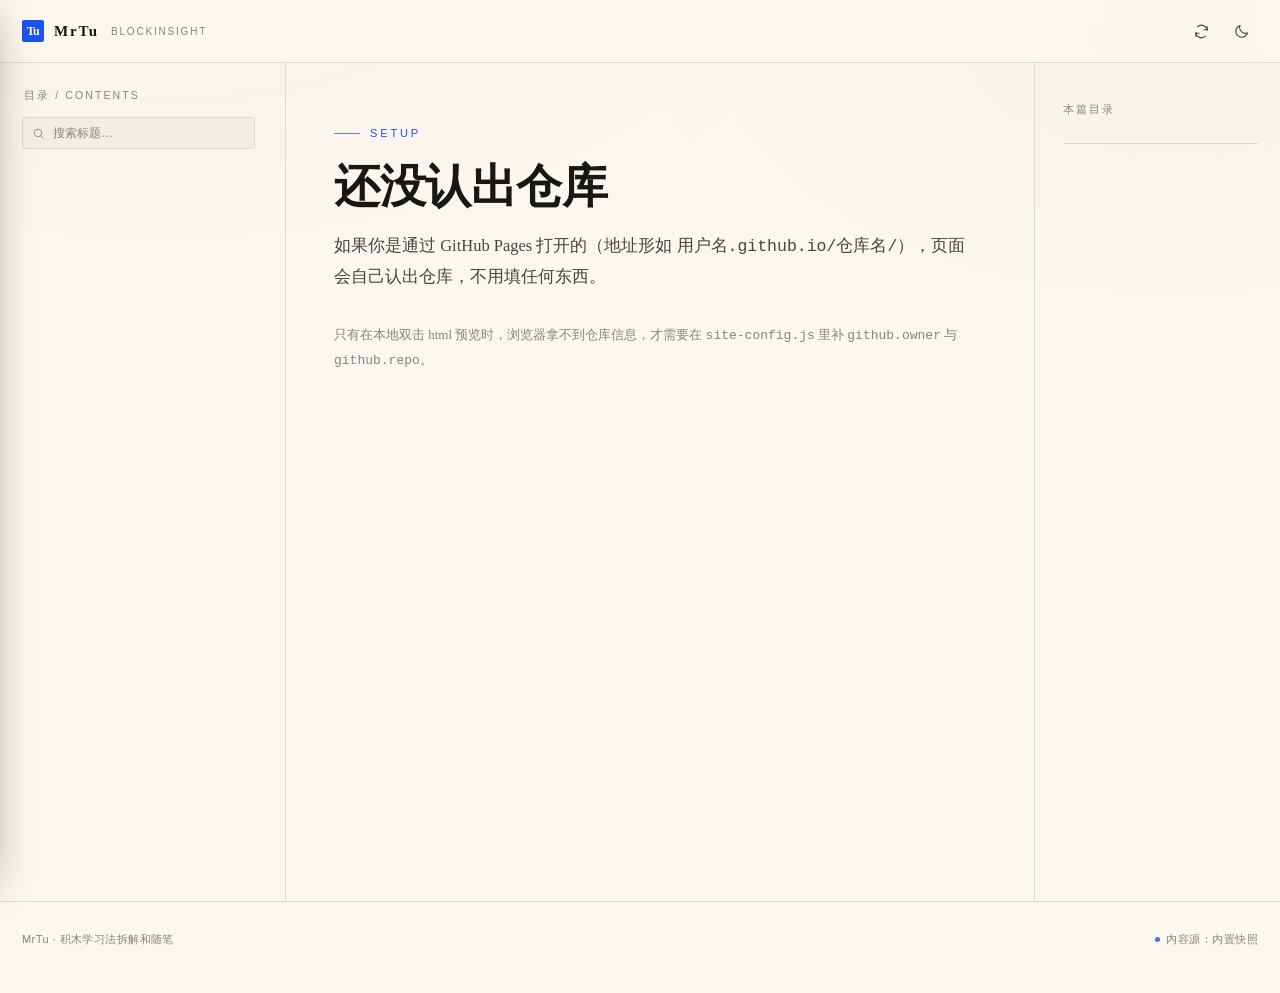
<file: MDReader.html>
<!DOCTYPE html>
<html lang="zh-CN" data-theme="light">
<head>
<meta charset="UTF-8">
<meta name="viewport" content="width=device-width, initial-scale=1, viewport-fit=cover">
<meta name="theme-color" content="#faf7f0">
<title>墨读 · MDReader</title>
<link rel="stylesheet" href="https://miaoda.feishu.cn/fonts/css2?family=Noto+Serif+SC:wght@400;600;700;900&family=Noto+Sans+SC:wght@400;500;700&display=swap">
<style>
/* ============ 基础变量 ============ */
:root{
  --paper:#faf7f0; --paper-2:#f3eee3; --paper-3:#eae3d4;
  --ink:#191714; --ink-soft:#4a443c; --muted:#8b8377; --line:#e2dacb;
  --red:#a6422e; --red-soft:#c4644e;
  --code-bg:#201c17; --code-fg:#ece3d3;
  --shadow:0 1px 2px rgba(25,23,20,.04), 0 8px 24px -12px rgba(25,23,20,.14);
  --rail:264px; --toc:224px; --pad:48px;
  --serif:"Noto Serif SC","Songti SC","SimSun",Georgia,"Times New Roman",serif;
  --sans:"Noto Sans SC","PingFang SC","Microsoft YaHei",-apple-system,BlinkMacSystemFont,"Segoe UI",sans-serif;
}
html[data-theme="dark"]{
  --paper:#12110e; --paper-2:#1a1814; --paper-3:#232019;
  --ink:#ece5d8; --ink-soft:#bdb4a4; --muted:#857c6d; --line:#2c2721;
  --red:#d8664c; --red-soft:#e0856f;
  --code-bg:#0b0a08; --code-fg:#dfd6c6;
  --shadow:0 1px 2px rgba(0,0,0,.3), 0 12px 32px -14px rgba(0,0,0,.55);
}
*{box-sizing:border-box}
html{-webkit-text-size-adjust:100%}
body{
  margin:0; background:var(--paper); color:var(--ink);
  font-family:var(--serif); -webkit-font-smoothing:antialiased;
  transition:background .35s ease, color .35s ease;
  overflow-x:hidden;
}
body::before{
  content:""; position:fixed; inset:0; z-index:0; pointer-events:none; opacity:.5;
  background-image:
    radial-gradient(1200px 600px at 12% -8%, rgba(166,66,46,.045), transparent 60%),
    radial-gradient(900px 500px at 92% 4%, rgba(25,23,20,.035), transparent 62%);
}
html[data-theme="dark"] body::before{opacity:.7}
a{color:inherit;text-decoration:none}
button{font-family:inherit;color:inherit;background:none;border:0;cursor:pointer}
img{max-width:100%}

/* ============ 顶栏 ============ */
.topbar{
  position:sticky; top:0; z-index:60;
  background:color-mix(in srgb, var(--paper) 84%, transparent);
  backdrop-filter:saturate(1.2) blur(14px); -webkit-backdrop-filter:saturate(1.2) blur(14px);
  border-bottom:1px solid var(--line);
}
.topbar-inner{
  max-width:1440px; margin:0 auto; height:62px; padding:0 22px;
  display:flex; align-items:center; gap:14px;
}
.brand{display:flex;align-items:center;gap:10px;flex:none}
.brand-mark{
  width:22px;height:22px;border-radius:2px;background:var(--red);
  display:grid;place-items:center;color:#fff;font-family:var(--serif);
  font-size:12px;font-weight:700;letter-spacing:-.5px;line-height:1;
}
.brand-name{font-family:var(--serif);font-weight:700;font-size:15px;letter-spacing:.12em}
.brand-sub{font-family:var(--sans);font-size:10px;color:var(--muted);letter-spacing:.18em;text-transform:uppercase;padding-left:2px}
.crumb{
  flex:1; min-width:0; display:flex; align-items:center; gap:8px;
  font-family:var(--sans); font-size:12px; color:var(--muted);
  overflow:hidden; white-space:nowrap; text-overflow:ellipsis;
}
.crumb b{color:var(--ink);font-weight:500}
.top-actions{display:flex;align-items:center;gap:6px;flex:none}
.icon-btn{
  width:34px;height:34px;display:grid;place-items:center;border-radius:3px;
  color:var(--ink-soft);transition:background .2s,color .2s;
}
.icon-btn:hover{background:var(--paper-2);color:var(--ink)}
.icon-btn svg{width:17px;height:17px}
.menu-btn{display:none}
.progress{position:absolute;left:0;bottom:-1px;height:2px;width:0;background:var(--red);transition:width .1s linear;z-index:2}

/* ============ 布局 ============ */
.layout{
  position:relative; z-index:1;
  max-width:1440px; margin:0 auto; padding:0 22px;
  display:grid; grid-template-columns:var(--rail) minmax(0,1fr) var(--toc);
  gap:0; align-items:start;
}
.rail{
  position:sticky; top:62px; height:calc(100vh - 62px); overflow:hidden;
  display:flex; flex-direction:column; padding:26px 20px 40px 0;
  border-right:1px solid var(--line);
}
.rail-scroll{overflow-y:auto; overscroll-behavior:contain; padding-right:10px; scrollbar-width:thin}
.rail-title{
  font-family:var(--sans);font-size:10.5px;letter-spacing:.2em;color:var(--muted);
  text-transform:uppercase;margin:0 0 14px 2px;
}
.rail-search{
  display:flex;align-items:center;gap:6px;margin:0 0 18px;
  border:1px solid var(--line);border-radius:3px;padding:7px 9px;background:var(--paper-2);
}
.rail-search svg{width:13px;height:13px;color:var(--muted);flex:none}
.rail-search input{
  border:0;background:none;outline:none;width:100%;font-family:var(--sans);
  font-size:12px;color:var(--ink);min-width:0;
}
.rail-search input::placeholder{color:var(--muted)}
.tree-group{margin-bottom:6px}
.tree-head{
  display:flex;align-items:center;gap:6px;width:100%;padding:7px 6px;
  font-family:var(--sans);font-size:12.5px;font-weight:500;color:var(--ink-soft);
  border-radius:3px;text-align:left;
}
.tree-head:hover{background:var(--paper-2);color:var(--ink)}
.tree-head .caret{width:9px;height:9px;flex:none;color:var(--muted);transition:transform .22s}
.tree-group[data-open="false"] .caret{transform:rotate(-90deg)}
.tree-head .count{margin-left:auto;font-size:10.5px;color:var(--muted);font-variant-numeric:tabular-nums}
.tree-items{overflow:hidden;transition:height .25s ease}
.tree-group[data-open="false"] .tree-items{height:0!important}
.tree-link{
  display:block;padding:6px 10px 6px 22px;font-family:var(--serif);
  font-size:13px;line-height:1.5;color:var(--ink-soft);border-left:2px solid transparent;
  transition:color .15s,border-color .15s,background .15s;
}
.tree-link:hover{color:var(--ink);background:var(--paper-2)}
.tree-link.active{color:var(--ink);font-weight:600;border-left-color:var(--red);background:color-mix(in srgb,var(--paper-2) 60%,transparent)}
.tree-link .dot{display:none}

/* ============ 内容列 ============ */
.content{min-width:0;padding:0 var(--pad)}
.home{padding:64px 0 40px;max-width:980px}

/* 首页 hero */
.hero{max-width:820px}
.eyebrow{
  font-family:var(--sans);font-size:11px;letter-spacing:.26em;color:var(--red);
  text-transform:uppercase;display:flex;align-items:center;gap:10px;margin-bottom:22px;
}
.eyebrow::before{content:"";width:26px;height:1px;background:var(--red);opacity:.7}
.hero h1{
  font-family:var(--serif);font-weight:700;margin:0 0 18px;
  font-size:clamp(35px,4.2vw,46px);line-height:1.12;letter-spacing:-.01em;
}
.hero h1 em{font-style:normal;color:var(--red)}
.hero p{
  font-size:16.5px;line-height:1.85;color:var(--ink-soft);margin:0 0 30px;max-width:640px;
}
.hero-meta{
  display:flex;flex-wrap:wrap;gap:26px;padding:18px 0;border-top:1px solid var(--line);
  border-bottom:1px solid var(--line);margin-bottom:52px;
}
.stat{display:flex;flex-direction:column;gap:3px}
.stat b{font-family:var(--serif);font-size:24px;font-weight:600;font-variant-numeric:tabular-nums;line-height:1}
.stat span{font-family:var(--sans);font-size:10.5px;letter-spacing:.16em;color:var(--muted);text-transform:uppercase}
.stat-note{margin-left:auto;align-self:center;font-family:var(--sans);font-size:11.5px;color:var(--muted)}

/* 最新大卡 */
.feature{
  display:grid;grid-template-columns:1.15fr .85fr;gap:0;margin-bottom:58px;
  border:1px solid var(--line);background:var(--paper-2);border-radius:4px;
  overflow:hidden;transition:border-color .25s,transform .25s,box-shadow .25s;
}
.feature:hover{border-color:var(--red);transform:translateY(-2px);box-shadow:var(--shadow)}
.feature-text{padding:34px 36px;display:flex;flex-direction:column;justify-content:center}
.feature .kicker{font-family:var(--sans);font-size:11px;letter-spacing:.2em;color:var(--red);text-transform:uppercase;margin-bottom:14px}
.feature h2{font-family:var(--serif);font-weight:700;font-size:clamp(24px,2.6vw,34px);line-height:1.25;margin:0 0 12px}
.feature p{font-size:14.5px;line-height:1.8;color:var(--ink-soft);margin:0 0 20px}
.feature-meta{font-family:var(--sans);font-size:11.5px;color:var(--muted);letter-spacing:.04em}
.feature-img{position:relative;min-height:220px;background:var(--paper-3)}
.feature-img img{position:absolute;inset:0;width:100%;height:100%;object-fit:cover;filter:saturate(.95)}

/* 分组列表 */
.section{display:flex;align-items:center;gap:14px;margin:0 0 6px}
.section h3{
  font-family:var(--sans);font-size:12px;font-weight:700;letter-spacing:.2em;
  text-transform:uppercase;margin:0;color:var(--ink);
}
.section .rule{flex:1;height:1px;background:var(--line)}
.section .num{font-family:var(--sans);font-size:11px;color:var(--muted)}
.group{margin-bottom:46px}
.cards{display:flex;flex-direction:column}
.card{
  display:grid;grid-template-columns:1fr 118px;gap:22px;align-items:center;
  padding:22px 4px;border-bottom:1px solid var(--line);
  transition:background .2s,padding .2s;
}
.card:hover{background:color-mix(in srgb,var(--paper-2) 55%,transparent)}
.card:hover .card-title{color:var(--red)}
.card-main{min-width:0}
.card-date{font-family:var(--sans);font-size:10.5px;letter-spacing:.16em;color:var(--muted);margin-bottom:8px;display:flex;gap:10px;align-items:center}
.card-date .tagline{color:var(--red);letter-spacing:.06em}
.card-title{
  font-family:var(--serif);font-size:21px;font-weight:600;line-height:1.35;
  margin:0 0 7px;transition:color .2s;
}
.card-desc{font-size:13.5px;line-height:1.75;color:var(--muted);margin:0;display:-webkit-box;-webkit-line-clamp:2;-webkit-box-orient:vertical;overflow:hidden}
.card-thumb{width:118px;height:80px;border-radius:2px;overflow:hidden;background:var(--paper-3)}
.card-thumb img{width:100%;height:100%;object-fit:cover;display:block;filter:saturate(.95)}

/* ============ 文章页 ============ */
.doc{padding:52px 0 60px;max-width:720px;margin:0 auto}
.doc-head{margin-bottom:34px}
.doc-kicker{
  display:flex;flex-wrap:wrap;align-items:center;gap:10px;
  font-family:var(--sans);font-size:11px;letter-spacing:.14em;color:var(--muted);margin-bottom:18px;
}
.doc-kicker .cat{color:var(--red);letter-spacing:.2em;text-transform:uppercase;font-weight:500}
.doc-kicker .sep{width:14px;height:1px;background:var(--line)}
.doc h1.title{
  font-family:var(--serif);font-weight:700;margin:0 0 14px;
  font-size:clamp(28px,3.8vw,38px);line-height:1.22;letter-spacing:-.005em;
}
.doc .subtitle{
  font-family:var(--serif);font-size:17px;line-height:1.7;color:var(--muted);
  margin:0 0 22px;font-style:italic;
}
.doc-tags{display:flex;flex-wrap:wrap;gap:8px;margin-top:4px}
.tag{
  font-family:var(--sans);font-size:11px;letter-spacing:.04em;color:var(--ink-soft);
  border:1px solid var(--line);border-radius:2px;padding:3px 8px;background:var(--paper-2);
}
.doc-cover{
  margin:34px calc(var(--pad) * -0.5) 40px; position:relative;
}
.doc-cover img{width:100%;display:block;border-radius:3px;box-shadow:var(--shadow)}
.doc-cover figcaption{font-family:var(--sans);font-size:11.5px;color:var(--muted);margin-top:10px;text-align:center;letter-spacing:.04em}

/* 正文排版 */
.prose{font-size:17px;line-height:1.95;color:var(--ink)}
html[data-theme="dark"] .prose{color:#ddd5c6}
.prose > * + *{margin-top:1.15em}
.prose p{margin:0}
.prose p:first-child::first-letter{}
.prose h2{
  font-family:var(--serif);font-weight:700;font-size:25px;line-height:1.4;
  margin:2.2em 0 .9em;letter-spacing:0;scroll-margin-top:88px;position:relative;
}
.prose h2::before{
  content:"";position:absolute;left:-18px;top:.28em;width:3px;height:.86em;background:var(--red);opacity:.85;
}
.prose h3{
  font-family:var(--serif);font-weight:600;font-size:19.5px;margin:1.7em 0 .7em;
  scroll-margin-top:88px;
}
.prose h4{font-family:var(--sans);font-weight:700;font-size:15px;letter-spacing:.04em;margin:1.4em 0 .5em}
.prose h2 .h-anchor,.prose h3 .h-anchor{opacity:0;color:var(--muted);font-size:.6em;margin-left:.4em;text-decoration:none;transition:opacity .2s}
.prose h2:hover .h-anchor,.prose h3:hover .h-anchor{opacity:1}
.prose ul,.prose ol{padding-left:1.35em;margin:0}
.prose li{margin:.45em 0}
.prose li::marker{color:var(--red);font-size:.9em}
.prose strong{font-weight:700}
.prose em{font-style:italic}
.prose a{color:var(--ink);border-bottom:1px solid color-mix(in srgb,var(--red) 45%,transparent);padding-bottom:1px;transition:color .2s,border-color .2s}
.prose a:hover{color:var(--red);border-color:var(--red)}
.prose blockquote{
  margin:1.6em 0;padding:4px 0 4px 22px;border-left:2px solid var(--red);
  font-style:italic;color:var(--ink-soft);font-size:16.5px;line-height:1.9;
}
.prose blockquote p{margin:0}
.prose blockquote em{font-style:normal}
.prose hr{border:0;height:1px;background:var(--line);margin:2.6em 0}

/* 代码 */
.prose .code-block{
  margin:1.7em 0;border-radius:3px;overflow:hidden;background:var(--code-bg);
  box-shadow:0 1px 0 rgba(255,255,255,.03) inset;
}
.code-head{
  display:flex;align-items:center;gap:9px;padding:9px 14px;
  border-bottom:1px solid rgba(255,255,255,.07);
}
.code-head .dot{width:6px;height:6px;border-radius:50%;background:var(--red-soft);opacity:.9;flex:none}
.code-head .lang{font-family:var(--sans);font-size:10.5px;letter-spacing:.16em;text-transform:uppercase;color:#8d8474}
.copy-btn{
  margin-left:auto;font-family:var(--sans);font-size:10.5px;letter-spacing:.1em;
  color:#8d8474;padding:3px 7px;border-radius:2px;transition:color .2s,background .2s;
}
.copy-btn:hover{color:#e9e0d0;background:rgba(255,255,255,.06)}
.prose pre{margin:0;padding:16px 18px;overflow-x:auto;line-height:1.7;-webkit-overflow-scrolling:touch}
.prose pre code{
  font-family:"SFMono-Regular",Consolas,"Liberation Mono",Menlo,monospace;
  font-size:13px;color:var(--code-fg);background:none;padding:0;white-space:pre;
}
.hljs-keyword,.hljs-built_in,.hljs-literal{color:#e0795f}
.hljs-string,.hljs-attr{color:#c8a465}
.hljs-comment{color:#6d6558;font-style:italic}
.hljs-number{color:#a8b06a}
.hljs-title,.hljs-function{color:#d8cbb2}
.hljs-variable,.hljs-params{color:#cdbfa5}
.hljs-type,.hljs-class{color:#c9a26a}

/* 表格 */
.prose .table-wrap{overflow-x:auto;margin:1.7em 0;-webkit-overflow-scrolling:touch}
.prose table{border-collapse:collapse;width:100%;font-size:14px;line-height:1.7;font-family:var(--sans)}
.prose thead th{
  text-align:left;font-weight:700;font-size:11.5px;letter-spacing:.08em;color:var(--muted);
  border-bottom:1px solid var(--ink);padding:9px 12px 9px 0;white-space:nowrap;
}
.prose tbody td{border-bottom:1px solid var(--line);padding:11px 12px 11px 0;color:var(--ink-soft);vertical-align:top}
.prose tbody tr:hover td{background:color-mix(in srgb,var(--paper-2) 70%,transparent)}
.prose tbody tr:last-child td{border-bottom:1px solid var(--ink)}

/* 图片 */
.prose img.md-img{
  display:block;margin:2em auto;border-radius:3px;box-shadow:var(--shadow);cursor:zoom-in;
  transition:transform .3s ease, box-shadow .3s ease;
}
.prose img.md-img:hover{transform:translateY(-2px);box-shadow:0 12px 34px -12px rgba(25,23,20,.28)}
.prose figure.diagram{
  margin:2.2em 0;padding:2px;border:1px solid var(--line);border-radius:3px;
  background:var(--paper-2);overflow:hidden;
}
.prose figure.diagram svg{display:block;width:100%;height:auto;padding:10px 8px;color:var(--ink)}
.prose figure.diagram figcaption{
  font-family:var(--sans);font-size:11.5px;color:var(--muted);text-align:center;
  padding:2px 12px 12px;letter-spacing:.04em;
}
.prose figure.img-fig{margin:2em 0}
.prose figure.img-fig figcaption{
  font-family:var(--sans);font-size:11.5px;color:var(--muted);text-align:center;
  margin-top:10px;letter-spacing:.04em;
}
.prose .img-fail{
  display:block;border:1px dashed var(--line);background:var(--paper-2);
  border-radius:3px;padding:28px 20px;text-align:center;margin:2em 0;
  font-family:var(--sans);font-size:12px;color:var(--muted);
}

/* 文末 */
.doc-foot{margin-top:64px;padding-top:30px;border-top:1px solid var(--line)}
.pager{display:grid;grid-template-columns:1fr 1fr;gap:14px}
.pager a{
  display:block;padding:18px 20px;border:1px solid var(--line);border-radius:3px;
  background:var(--paper-2);transition:border-color .2s,transform .2s;
}
.pager a:hover{border-color:var(--red);transform:translateY(-2px)}
.pager .lbl{font-family:var(--sans);font-size:10.5px;letter-spacing:.16em;color:var(--muted);text-transform:uppercase;display:block;margin-bottom:7px}
.pager .ttl{font-family:var(--serif);font-size:15px;line-height:1.5;font-weight:600}
.pager .next{text-align:right}
.pager .empty{opacity:.35;pointer-events:none}

/* ============ 右侧目录 ============ */
.toc{
  position:sticky;top:62px;height:calc(100vh - 62px);overflow-y:auto;
  padding:40px 0 40px 28px;border-left:1px solid var(--line);scrollbar-width:thin;
}
.toc-title{font-family:var(--sans);font-size:10.5px;letter-spacing:.2em;text-transform:uppercase;color:var(--muted);margin:0 0 14px}
.toc-list{list-style:none;margin:0;padding:0;border-left:1px solid var(--line)}
.toc-list li a{
  display:block;padding:5px 0 5px 14px;margin-left:-1px;border-left:2px solid transparent;
  font-family:var(--sans);font-size:12px;line-height:1.6;color:var(--muted);
  transition:color .18s,border-color .18s;
}
.toc-list li a:hover{color:var(--ink)}
.toc-list li a.active{color:var(--ink);border-left-color:var(--red);font-weight:500}
.toc-list li.depth-3 a{padding-left:26px;font-size:11.5px}
.toc-meta{margin-top:26px;padding-top:16px;border-top:1px solid var(--line);font-family:var(--sans);font-size:10.5px;color:var(--muted);line-height:1.9}
.toc-meta b{color:var(--ink-soft);font-weight:500}

/* ============ 页脚 ============ */
.foot{
  position:relative;z-index:1;max-width:1440px;margin:0 auto;padding:30px 22px 46px;
  border-top:1px solid var(--line);
  display:flex;flex-wrap:wrap;gap:12px;align-items:center;
  font-family:var(--sans);font-size:11px;color:var(--muted);letter-spacing:.04em;
}
.foot .spacer{flex:1}
.foot .mode{display:inline-flex;align-items:center;gap:6px}
.foot .mode i{width:5px;height:5px;border-radius:50%;background:var(--red);opacity:.8}

/* ============ 本地文件夹状态条 ============ */
.localbar{
  position:relative; z-index:59;
  background:var(--paper-2); border-bottom:1px solid var(--line);
  font-family:var(--sans); font-size:12px; color:var(--ink-soft);
  padding:9px 22px; display:flex; align-items:center; gap:10px;
  flex-wrap:wrap; letter-spacing:.02em;
}
.localbar i{width:6px;height:6px;border-radius:50%;background:var(--red);flex:none;opacity:.9}
.localbar .act{
  color:var(--red); border-bottom:1px solid color-mix(in srgb,var(--red) 40%,transparent);
  padding-bottom:1px; font-weight:500; cursor:pointer;
}
.localbar .act:hover{border-color:var(--red)}
.localbar[hidden]{display:none}
.folder-btn.on{color:var(--red)}
.folder-btn.on::after{
  content:""; position:absolute; width:5px; height:5px; border-radius:50%;
  background:var(--red); transform:translate(9px,-9px);
}
.folder-btn{position:relative}

/* ============ 首次授权引导 ============ */
.gate{
  position:fixed;inset:0;z-index:80;background:var(--paper);
  display:grid;place-items:center;padding:28px;text-align:center;
  transition:opacity .35s ease, visibility .35s;
}
.gate.off{opacity:0;visibility:hidden;pointer-events:none}
.gate-inner{max-width:560px}
.gate-mark{
  width:48px;height:48px;margin:0 auto 26px;border-radius:3px;background:var(--red);
  color:#fff;font-family:var(--serif);font-weight:700;font-size:21px;
  display:grid;place-items:center;letter-spacing:-1px;
}
.gate h2{
  font-family:var(--serif);font-weight:700;font-size:clamp(26px,4vw,38px);
  line-height:1.3;margin:0 0 16px;letter-spacing:-.01em;
}
.gate p{
  font-size:14.5px;line-height:1.95;color:var(--ink-soft);margin:0 auto 30px;max-width:460px;
}
.gate-btn{
  display:inline-flex;align-items:center;gap:10px;
  background:var(--ink);color:var(--paper);font-family:var(--sans);
  font-size:13.5px;letter-spacing:.06em;padding:13px 26px;border-radius:3px;
  transition:background .2s,transform .2s;
}
.gate-btn:hover{background:var(--red);transform:translateY(-1px)}
.gate-btn svg{width:16px;height:16px}
.gate-hint{
  display:block;margin-top:18px;font-family:var(--sans);font-size:11.5px;
  color:var(--muted);letter-spacing:.03em;line-height:1.8;
}
.gate-step{
  display:flex;gap:10px;justify-content:center;margin-top:34px;
  font-family:var(--sans);font-size:11px;color:var(--muted);letter-spacing:.08em;
}
.gate-step span{display:flex;align-items:center;gap:10px}
.gate-step b{color:var(--red);font-weight:500}
.gate-step .ln{width:18px;height:1px;background:var(--line)}

/* ============ 抽屉 & 遮罩 ============ */
.scrim{
  position:fixed;inset:0;z-index:70;background:rgba(15,13,11,.42);
  backdrop-filter:blur(2px);opacity:0;pointer-events:none;transition:opacity .28s;
}
.scrim.on{opacity:1;pointer-events:auto}
.drawer{
  position:fixed;top:0;left:0;bottom:0;width:min(84vw,320px);z-index:71;
  background:var(--paper);border-right:1px solid var(--line);
  transform:translateX(-101%);transition:transform .3s cubic-bezier(.22,.7,.32,1);
  display:flex;flex-direction:column;padding:18px 18px 30px;
  box-shadow:12px 0 40px -18px rgba(0,0,0,.35);
}
.drawer.on{transform:translateX(0)}
.drawer-head{display:flex;align-items:center;justify-content:space-between;margin-bottom:18px}
.drawer .rail-scroll{padding-right:4px}

/* lightbox */
.lightbox{
  position:fixed;inset:0;z-index:90;display:grid;place-items:center;padding:3vw;
  background:rgba(12,10,8,.88);opacity:0;pointer-events:none;transition:opacity .25s;
}
.lightbox.on{opacity:1;pointer-events:auto}
.lightbox img{max-width:100%;max-height:92vh;border-radius:3px;box-shadow:0 20px 70px rgba(0,0,0,.6)}
.lightbox-close{position:absolute;top:18px;right:20px;width:38px;height:38px;display:grid;place-items:center;color:#f0e8d8;border:1px solid rgba(255,255,255,.2);border-radius:3px}

/* toast */
.toast{
  position:fixed;left:50%;bottom:32px;transform:translate(-50%,12px);z-index:95;
  background:var(--ink);color:var(--paper);font-family:var(--sans);font-size:12px;
  padding:9px 16px;border-radius:3px;opacity:0;pointer-events:none;transition:.25s;
}
.toast.on{opacity:1;transform:translate(-50%,0)}

/* 加载骨架 */
.loading{padding:80px 0;color:var(--muted);font-family:var(--sans);font-size:12px;letter-spacing:.16em}

/* ============ 响应式 ============ */
@media (max-width:1260px){
  .layout{grid-template-columns:var(--rail) minmax(0,1fr)}
  .toc{display:none}
  .content{padding:0 42px}
}
@media (max-width:1080px){
  .layout{display:block;padding:0}
  .rail{display:none}
  .content{padding:0 32px}
  .home{padding:40px 0 30px}
  .menu-btn{display:grid}
  .crumb{display:none}
  .brand-name{padding-right:0}
  .doc{padding-top:34px}
  .doc-cover{margin-left:0;margin-right:0}
  .prose h2::before{left:-14px}
}
@media (max-width:720px){
  :root{--pad:20px}
  .topbar-inner{height:56px;padding:0 14px}
  .rail{top:0}
  .content{padding:0 20px}
  .hero{padding-top:8px}
  .hero h1{font-size:clamp(32px,9vw,44px)}
  .hero p{font-size:15.5px}
  .hero-meta{gap:20px;padding:16px 0;margin-bottom:38px}
  .stat b{font-size:20px}
  .stat-note{display:none}
  .feature{grid-template-columns:1fr;margin-bottom:44px}
  .feature-text{padding:26px 22px}
  .feature-img{min-height:0;aspect-ratio:16/10;order:-1}
  .feature:hover{transform:none}
  .card{grid-template-columns:1fr 84px;gap:14px;padding:18px 0}
  .card-thumb{width:84px;height:64px}
  .card-title{font-size:18px}
  .card-desc{-webkit-line-clamp:2;font-size:12.5px}
  .prose{font-size:16px;line-height:1.9}
  .prose h2{font-size:21px;margin-top:1.9em}
  .prose h3{font-size:17.5px}
  .prose pre code{font-size:12.5px}
  .prose .table-wrap{margin-left:-20px;margin-right:-20px;padding:0 20px}
  .prose blockquote{padding-left:16px;font-size:15.5px}
  .prose img.md-img, .prose figure.img-fig{border-radius:2px}
  .doc h1.title{font-size:clamp(26px,7.4vw,34px)}
  .doc .subtitle{font-size:15px}
  .doc-cover{margin:26px 0 32px}
  .pager{grid-template-columns:1fr}
  .pager .next{text-align:left}
  .prose h2::before{display:none}
  .toc-mobile{display:block}
}
@media (max-width:400px){
  .content{padding:0 16px}
  .brand-sub{display:none}
  .stat{gap:2px}
}

/* 移动端文章内的折叠目录 */
.toc-mobile{
  display:none;margin:0 0 28px;border:1px solid var(--line);border-radius:3px;background:var(--paper-2);
}
.toc-mobile summary{
  padding:11px 14px;font-family:var(--sans);font-size:11.5px;letter-spacing:.14em;
  color:var(--muted);text-transform:uppercase;cursor:pointer;list-style:none;
  display:flex;align-items:center;justify-content:space-between;
}
.toc-mobile summary::-webkit-details-marker{display:none}
.toc-mobile summary::after{content:"+";font-size:14px;color:var(--red)}
.toc-mobile[open] summary::after{content:"−"}
.toc-mobile .toc-list{border-left:0;padding:0 0 10px}
.toc-mobile .toc-list li a{padding-left:14px}

@media (prefers-reduced-motion:reduce){
  *{transition:none!important;animation:none!important}
}
</style>
<link rel="stylesheet" href="theme.css">
</head>
<body>

<div class="scrim" id="scrim"></div>

<div class="drawer" id="drawer">
  <div class="drawer-head">
    <div class="brand"><span class="brand-mark">墨</span><span class="brand-name">墨读</span></div>
    <button class="icon-btn" id="drawerClose" aria-label="关闭目录">
      <svg viewBox="0 0 24 24" fill="none" stroke="currentColor" stroke-width="1.6"><path d="M18 6L6 18M6 6l12 12"/></svg>
    </button>
  </div>
  <div class="rail-scroll" id="drawerTree"></div>
</div>

<header class="topbar">
  <div class="topbar-inner">
    <button class="icon-btn menu-btn" id="menuBtn" aria-label="打开目录">
      <svg viewBox="0 0 24 24" fill="none" stroke="currentColor" stroke-width="1.6"><path d="M3 6h18M3 12h18M3 18h18"/></svg>
    </button>
    <a class="brand" href="#/" id="brandHome">
      <span class="brand-mark">墨</span>
      <span class="brand-name">墨读</span>
      <span class="brand-sub">MDReader</span>
    </a>
    <div class="crumb" id="crumb"></div>
    <div class="top-actions">
      <button class="icon-btn" id="refreshBtn" aria-label="刷新内容" title="重新读取仓库">
        <svg viewBox="0 0 24 24" fill="none" stroke="currentColor" stroke-width="1.6"><path d="M20 11a8 8 0 0 0-13.9-5.2M4 13a8 8 0 0 0 13.9 5.2"/><path d="M20 4.5v5h-5M4 19.5v-5h5"/></svg>
      </button>
      <button class="icon-btn" id="themeBtn" aria-label="切换主题">
        <svg id="iconMoon" viewBox="0 0 24 24" fill="none" stroke="currentColor" stroke-width="1.5"><path d="M20.5 14.2a8.5 8.5 0 1 1-10.7-10.7 8.5 8.5 0 0 0 10.7 10.7z"/></svg>
        <svg id="iconSun" viewBox="0 0 24 24" fill="none" stroke="currentColor" stroke-width="1.5" style="display:none"><circle cx="12" cy="12" r="4.2"/><path d="M12 2.4v2M12 19.6v2M2.4 12h2M19.6 12h2M5.2 5.2l1.4 1.4M17.4 17.4l1.4 1.4M18.8 5.2l-1.4 1.4M6.6 17.4l-1.4 1.4"/></svg>
      </button>
    </div>
  </div>
  <div class="progress" id="progress"></div>
</header>

<div class="localbar" id="localBar" hidden></div>

<div class="layout">
  <aside class="rail">
    <div class="rail-scroll">
      <p class="rail-title">目录 / Contents</p>
      <div class="rail-search">
        <svg viewBox="0 0 24 24" fill="none" stroke="currentColor" stroke-width="1.6"><circle cx="11" cy="11" r="7"/><path d="M16.5 16.5L21 21"/></svg>
        <input id="railSearch" type="search" placeholder="搜索标题…" autocomplete="off">
      </div>
      <div id="railTree"></div>
    </div>
  </aside>

  <main class="content" id="content">
    <div class="loading">正在读取…</div>
  </main>

  <aside class="toc" id="toc">
    <p class="toc-title">本篇目录</p>
    <ul class="toc-list" id="tocList"></ul>
    <div class="toc-meta" id="tocMeta"></div>
  </aside>
</div>

<footer class="foot">
  <span id="footText">墨读 · 一个只读 md 的阅读器</span>
  <span class="spacer"></span>
  <span class="mode"><i></i><span id="modeLabel">内容源：内置快照</span></span>
</footer>

<div class="lightbox" id="lightbox">
  <button class="lightbox-close" id="lbClose" aria-label="关闭">
    <svg viewBox="0 0 24 24" fill="none" stroke="currentColor" stroke-width="1.6" width="18" height="18"><path d="M18 6L6 18M6 6l12 12"/></svg>
  </button>
  <img id="lbImg" alt="">
</div>
<div class="toast" id="toast"></div>

<input type="file" id="dirInput" webkitdirectory directory multiple style="display:none">



<script id="content-data" type="application/json">{"docs":[],"assets":{}}</script>
<script src="site-config.js"></script>
<script src="assets/marked.min.js"></script>
<script src="assets/purify.min.js"></script>
<script src="assets/highlight.min.js"></script>
<script>
/* =========================================================
   墨读 · 单文件 markdown 阅读器
   - 内容源优先 content/index.json（http 模式，实时）
   - 回退到内置快照（file:// 模式）
   - md 永不落盘为 html，渲染只在内存中进行
   ========================================================= */
(function(){
'use strict';

const MD = window.MD_SITE || {};
const SITE = {
  site: Object.assign({
    mark:'墨', name:'墨读', sub:'MDReader', title:'墨读 · MDReader',
    footer:'墨读 · 一个只读 md 的阅读器', themeColor:{ light:'#faf7f0', dark:'#12110e' }
  }, MD.site || {}),
  hero: Object.assign({
    eyebrow:'Field Notes & Essays',
    title:'把字写在纸上，<br>把读发生在<em>当下</em>。',
    desc:'这里没有预先生成的页面。每一篇都还是一个 <code>.md</code> 文件，只有你打开它的这一刻，它才被翻译成你能读的样子。'
  }, MD.hero || {}),
  github: Object.assign({ owner:'', repo:'', branch:'main', root:'content' }, MD.github || {}),
  ui: Object.assign({ latestLabel:'Latest', loadingText:'正在读取仓库…' }, MD.ui || {})
};

const $  = s => document.querySelector(s);
const EL = id => document.getElementById(id);

const state = {
  docs: [], route: {type:'home'}, current: null,
  loading: false, hSeq: 0, mode: 'inline', search: '',
  files: Object.create(null), assets: Object.create(null),
  handle: null, pendingHandle: null, dirName: ''
};

/* ---------- 内容源：GitHub 仓库 ---------- */
/* 页面部署在 GitHub Pages 上时，owner/repo 直接从地址推断，无需配置。
   本地双击打开（file://）才需要在 site-config.js 里填。 */
const GH = SITE.github;

function detectRepoFromLocation(){
  const host = location.hostname;
  const segs = location.pathname.split('/').filter(Boolean);
  if(/\.github\.io$/.test(host)){
    const owner = host.replace(/\.github\.io$/, '');
    const first = segs[0] || '';
    const repo = (!first || /\.html?$/i.test(first)) ? (owner + '.github.io') : first;
    return { owner: owner, repo: repo };
  }
  return null;
}

function resolveSource(){
  if(GH.owner && GH.repo) return { owner: GH.owner, repo: GH.repo, auto: false };
  const auto = detectRepoFromLocation();
  if(auto){
    GH.owner = auto.owner;
    GH.repo = auto.repo;
    return { owner: auto.owner, repo: auto.repo, auto: true };
  }
  return null;
}

function encodePath(p){ return String(p).split('/').map(encodeURIComponent).join('/'); }
function rawUrl(p){ return 'https://raw.githubusercontent.com/' + GH.owner + '/' + GH.repo + '/' + GH.branch + '/' + encodePath(p); }

/* ---------- 工具 ---------- */
const esc = s => String(s == null ? '' : s)
  .replace(/&/g,'&amp;').replace(/</g,'&lt;').replace(/>/g,'&gt;').replace(/"/g,'&quot;');

const encSeg = s => s.split('/').map(encodeURIComponent).join('/');

function slug(s){
  return String(s).toLowerCase().replace(/[\s]+/g,'-').replace(/[^\w\u4e00-\u9fa5-]/g,'').slice(0,40);
}

function parseFrontMatter(text){
  const meta = {};
  const m = text.match(/^\uFEFF?---\r?\n([\s\S]*?)\r?\n---\r?\n?/);
  if(!m) return { meta, body: text.replace(/^\uFEFF/,'') };
  m[1].split(/\r?\n/).forEach(line => {
    const i = line.indexOf(':'); if(i < 0 || line.trim().startsWith('#')) return;
    const k = line.slice(0, i).trim();
    let v = line.slice(i + 1).trim();
    if(/^\[.*\]$/.test(v)) v = v.slice(1,-1).split(',').map(s => s.trim()).filter(Boolean);
    if(/^["'].*["']$/.test(v)) v = v.slice(1,-1);
    meta[k] = v;
  });
  return { meta, body: text.slice(m[0].length) };
}

function countWords(text){
  const clean = text.replace(/```[\s\S]*?```/g,' ').replace(/<[^>]+>/g,' ');
  const cjk = (clean.match(/[\u4e00-\u9fa5]/g) || []).length;
  const latin = (clean.match(/[A-Za-z0-9]+/g) || []).length;
  return cjk + latin * 0.6;
}

function readTime(words){
  const n = Math.max(1, Math.round(words / 380));
  return n + ' 分钟';
}

function bytesOf(text){
  return new Blob([text]).size;
}

/* ---------- 文档模型 ---------- */
function normalizeDoc(d, idx){
  const path = d.path.replace(/\\/g,'/');
  const parts = path.split('/');
  const folder = parts.slice(0, -1);
  const cat = folder[0] || '未分类';
  return {
    id: idx,
    path,
    dir: folder.join('/'),
    cat,
    title: d.title || parts[parts.length-2] || '未命名',
    subtitle: d.subtitle || '',
    date: d.date || '',
    tags: Array.isArray(d.tags) ? d.tags : (d.tags ? String(d.tags).split(',') : []),
    summary: d.summary || '',
    cover: d.cover || '',
    words: d.words || 0,
    raw: d.raw || ''
  };
}

/* ---------- marked 配置 ---------- */
const renderer = {
  heading(token){
    const inner = this.parser.parseInline(token.tokens);
    if(token.depth === 1){
      return `<div class="h1-echo">${inner}</div>\n`;
    }
    if(token.depth === 2 || token.depth === 3){
      const id = 'sec-' + (++state.hSeq);
      return `<h${token.depth} id="${id}"><a class="h-anchor" href="javascript:void(0)" data-jump="${id}">§</a>${inner}</h${token.depth}>\n`;
    }
    return `<h${token.depth}>${inner}</h${token.depth}>\n`;
  },
  image(token){
    const href = token.href || '';
    if(!href) return '';
    const src = resolveImgSrc(href);
    const caption = token.title ? ` data-caption="${esc(token.title)}"` : '';
    return `<span class="img-slot"><img class="md-img" src="${esc(src)}" alt="${esc(token.text)}"${caption} loading="lazy" decoding="async"></span>`;
  },
  link(token){
    const inner = this.parser.parseInline(token.tokens);
    const href = token.href || '';
    const ext = /^https?:/i.test(href);
    const t = token.title ? ` title="${esc(token.title)}"` : '';
    return `<a href="${esc(href)}"${t}${ext ? ' target="_blank" rel="noopener noreferrer"' : ''}>${inner}</a>`;
  },
  code(token){
    const lang = (token.lang || '').trim().split(/\s+/)[0];
    let body = token.text;
    let cls = 'hljs';
    if(lang && window.hljs && hljs.getLanguage(lang)){
      try{ body = hljs.highlight(token.text, {language:lang}).value; cls = 'hljs language-' + lang; }
      catch(e){ body = esc(token.text); }
    } else {
      body = esc(token.text);
    }
    return `<div class="code-block"><div class="code-head"><span class="dot"></span><span class="lang">${esc(lang || 'text')}</span><button class="copy-btn" data-copy>复制</button></div><pre><code class="${cls}">${body}</code></pre></div>\n`;
  },
  table(token){
    const head = token.header.map(c =>
      `<th align="${c.align || 'left'}">${this.parser.parseInline(c.tokens)}</th>`).join('');
    const rows = token.rows.map((row, ri) =>
      `<tr>${row.map(c => `<td align="${c.align || 'left'}">${this.parser.parseInline(c.tokens)}</td>`).join('')}</tr>`
    ).join('');
    return `<div class="table-wrap"><table><thead><tr>${head}</tr></thead><tbody>${rows}</tbody></table></div>\n`;
  }
};
marked.use({ gfm: true, breaks: false, renderer });

/* ---------- 渲染 md ---------- */
/* ---------- 路径与素材 ---------- */
function normPath(p){
  const out = [];
  String(p).replace(/\\/g,'/').split('/').forEach(seg => {
    if(!seg || seg === '.') return;
    if(seg === '..'){ out.pop(); return; }
    out.push(seg);
  });
  return out.join('/');
}

function assetSrc(relPath){
  const key = normPath(relPath);
  if(/^(data:|blob:|https?:)/i.test(key)) return key;
  const a = state.assets && state.assets[key];
  if(a) return a;
  const f = state.files[key];
  if(f && f.url) return f.url;
  if(GH.owner && GH.repo) return rawUrl(GH.root + '/' + key);
  return 'content/' + encSeg(key);
}

function resolveImgSrc(href){
  if(/^(data:|https?:|\/\/|\/)/i.test(href)) return href;
  let decoded = href;
  try{ decoded = decodeURI(href); }catch(e){}
  const dir = state.current ? state.current.dir : '';
  const key = normPath((dir ? dir + '/' : '') + decoded);
  return assetSrc(key) || ('content/' + encSeg(key));
}

function renderMarkdown(raw){
  state.hSeq = 0;
  const { meta, body } = parseFrontMatter(raw);
  let html = marked.parse(body);
  html = window.DOMPurify
    ? DOMPurify.sanitize(html, {
        ADD_TAGS: ['figure','figcaption','svg','g','path','rect','circle','text','polygon','use','defs','line','tspan','ellipse'],
        ADD_ATTR: ['viewBox','role','aria-label','data-caption','data-jump','d','fill','stroke','stroke-width','stroke-dasharray','text-anchor','font-family','font-size','rx','x','y','width','height','transform','cx','cy','r','opacity','class','id','align'],
        ALLOW_DATA_ATTR: true
      })
    : html;
  return { meta, body, html };
}

/* ---------- 后处理：figure / 代码复制 / 图片 ---------- */
function postProcess(container){
  // 段落内孤立图片 → figure
  container.querySelectorAll('p').forEach(p => {
    const slots = p.querySelectorAll('.img-slot');
    const text = (p.textContent || '').trim();
    if(slots.length === 1 && text === '' && p.children.length === 1){
      const slot = slots[0];
      const img = slot.querySelector('img');
      const fig = document.createElement('figure');
      fig.className = 'img-fig';
      p.replaceWith(fig);
      fig.appendChild(img);
      if(img.dataset.caption){
        const cap = document.createElement('figcaption');
        cap.textContent = img.dataset.caption;
        fig.appendChild(cap);
      }
      slot.remove();
    } else {
      // 行内图：去掉包裹，保留 inline
      p.querySelectorAll('.img-slot').forEach(s => {
        const img = s.querySelector('img');
        img.classList.remove('md-img');
        img.style.margin = '0 .25em';
        s.replaceWith(img);
      });
    }
  });

  // 剩余 slot（如列表、引用内）
  container.querySelectorAll('.img-slot').forEach(s => {
    s.replaceWith(s.querySelector('img'));
  });

  // 图片加载失败
  container.querySelectorAll('img.md-img').forEach(img => {
    img.addEventListener('error', () => {
      const fail = document.createElement('div');
      fail.className = 'img-fail';
      fail.textContent = '图片未能加载 · ' + (img.getAttribute('src') || '');
      img.replaceWith(fail);
    }, { once:true });
    img.addEventListener('click', () => openLightbox(img.src));
  });
  container.querySelectorAll('figure.img-fig img').forEach(img => {
    img.addEventListener('click', () => openLightbox(img.src));
  });

  // 代码复制
  container.querySelectorAll('[data-copy]').forEach(btn => {
    btn.addEventListener('click', () => {
      const pre = btn.closest('.code-block');
      const code = pre ? pre.querySelector('code') : null;
      if(!code) return;
      const txt = code.textContent;
      const done = () => toast('已复制');
      if(navigator.clipboard && navigator.clipboard.writeText){
        navigator.clipboard.writeText(txt).then(done).catch(() => fallbackCopy(txt, done));
      } else fallbackCopy(txt, done);
    });
  });

  // 锚点跳转
  container.querySelectorAll('[data-jump]').forEach(a => {
    a.addEventListener('click', () => jumpTo(a.dataset.jump));
  });

  // 表格横向滚动提示（仅提示，不阻断）
  container.querySelectorAll('.table-wrap').forEach(w => {
    if(w.scrollWidth > w.clientWidth + 4) w.classList.add('scrollable');
  });
}

function fallbackCopy(txt, done){
  const ta = document.createElement('textarea');
  ta.value = txt; ta.style.position = 'fixed'; ta.style.opacity = '0';
  document.body.appendChild(ta); ta.select();
  try{ document.execCommand('copy'); done(); }catch(e){}
  ta.remove();
}

/* ---------- 页面级 UI ---------- */
function setCrumb(html){ EL('crumb').innerHTML = html; }

function showToast(msg){
  const t = EL('toast');
  t.textContent = msg; t.classList.add('on');
  clearTimeout(showToast._t);
  showToast._t = setTimeout(() => t.classList.remove('on'), 1500);
}

/* ---------- 目录树 ---------- */
function buildTree(){
  const cats = {};
  state.docs.forEach(d => {
    if(!cats[d.cat]) cats[d.cat] = [];
    cats[d.cat].push(d);
  });
  const order = Object.keys(cats).sort((a,b) => {
    const A = cats[a][0].date, B = cats[b][0].date;
    return String(B).localeCompare(String(A));
  });

  const html = order.map(cat => {
    const list = cats[cat].slice().sort((a,b) => String(b.date).localeCompare(String(a.date)));
    const items = list.map(d => {
      return `<a class="tree-link" href="#/a/${encodeURIComponent(d.path)}" data-path="${esc(d.path)}">${esc(d.title)}</a>`;
    }).join('');
    return `<div class="tree-group" data-open="true" data-cat="${esc(cat)}">
      <button class="tree-head" data-toggle>
        <svg class="caret" viewBox="0 0 24 24" fill="none" stroke="currentColor" stroke-width="2"><path d="M6 9l6 6 6-6"/></svg>
        <span>${esc(cat)}</span><span class="count">${list.length}</span>
      </button>
      <div class="tree-items">${items}</div>
    </div>`;
  }).join('');

  ['railTree','drawerTree'].forEach(id => {
    const box = EL(id);
    if(!box) return;
    box.innerHTML = `<div class="rail-search">
      <svg viewBox="0 0 24 24" fill="none" stroke="currentColor" stroke-width="1.6"><circle cx="11" cy="11" r="7"/><path d="M16.5 16.5L21 21"/></svg>
      <input type="search" placeholder="搜索标题…" autocomplete="off" data-search>
    </div>` + html;
  });

  document.querySelectorAll('[data-toggle]').forEach(btn => {
    btn.addEventListener('click', () => {
      const g = btn.closest('.tree-group');
      const open = g.dataset.open === 'true';
      g.dataset.open = open ? 'false' : 'true';
      const items = g.querySelector('.tree-items');
      if(open){ items.style.height = items.scrollHeight + 'px'; requestAnimationFrame(() => items.style.height = '0px'); }
      else { items.style.height = items.scrollHeight + 'px'; setTimeout(() => { if(g.dataset.open === 'true') items.style.height = 'auto'; }, 260); }
    });
  });

  document.querySelectorAll('[data-search]').forEach(inp => {
    inp.addEventListener('input', () => {
      const q = inp.value.trim().toLowerCase();
      document.querySelectorAll('[data-search]').forEach(o => { if(o !== inp) o.value = inp.value; });
      document.querySelectorAll('.tree-group').forEach(g => {
        let shown = 0;
        g.querySelectorAll('.tree-link').forEach(a => {
          const hit = !q || a.textContent.toLowerCase().includes(q);
          a.style.display = hit ? '' : 'none';
          if(hit) shown++;
        });
        g.style.display = shown ? '' : 'none';
        if(q && shown) g.dataset.open = 'true';
      });
    });
  });

  // 抽屉内目录点击后关闭
  EL('drawerTree').addEventListener('click', e => {
    if(e.target.closest('.tree-link')) closeDrawer();
  });

  markActive();
}

function markActive(){
  const cur = state.route.type === 'doc' ? state.route.path : null;
  document.querySelectorAll('.tree-link').forEach(a => {
    a.classList.toggle('active', a.dataset.path === cur);
  });
}

/* ---------- 首页 ---------- */
function renderHome(){
  setCrumb('<b>主页</b>');
  document.title = SITE.site.title;
  document.querySelectorAll('.tree-link').forEach(a => a.classList.remove('active'));
  EL('toc').style.visibility = 'hidden';
  updateProgress();

  const docs = state.docs.slice().sort((a,b) => String(b.date).localeCompare(String(a.date)));
  if(!docs.length){
    EL('content').innerHTML = '<div class="loading">content 目录里还没有文章。新建 <code>content/栏目/文章/index.md</code> 后刷新。</div>';
    return;
  }
  const totalWords = docs.reduce((s,d) => s + (d.words || 0), 0);
  const cats = [...new Set(docs.map(d => d.cat))];
  const latest = docs[0];

  const catBlocks = cats.map(cat => {
    const list = docs.filter(d => d.cat === cat);
    const cards = list.map(d => `
      <a class="card" href="#/a/${encodeURIComponent(d.path)}">
        <div class="card-main">
          <div class="card-date"><span>${esc(d.date)}</span><span class="tagline">${esc(cat)}</span><span>${d.words ? Math.round(d.words) + ' 字' : ''}</span></div>
          <h4 class="card-title">${esc(d.title)}</h4>
          <p class="card-desc">${esc(d.summary || d.subtitle || '')}</p>
        </div>
        ${d.cover ? `<div class="card-thumb"><img src="${esc(coverUrl(d))}" alt="" loading="lazy"></div>` : ''}
      </a>`).join('');
    return `<section class="group">
      <div class="section"><h3>${esc(cat)}</h3><span class="rule"></span><span class="num">${list.length}</span></div>
      <div class="cards">${cards}</div>
    </section>`;
  }).join('');

  const feature = latest ? `
    <a class="feature" href="#/a/${encodeURIComponent(latest.path)}">
      <div class="feature-text">
        <span class="kicker">${esc(SITE.ui.latestLabel)} · ${esc(latest.cat)}</span>
        <h2>${esc(latest.title)}</h2>
        <p>${esc(latest.summary || latest.subtitle || '')}</p>
        <span class="feature-meta">${esc(latest.date)} · ${readTime(latest.words)}</span>
      </div>
      ${latest.cover ? `<div class="feature-img"><img src="${esc(coverUrl(latest))}" alt=""></div>` : ''}
    </a>` : '';

  EL('content').innerHTML = `
    <div class="home">
      <div class="hero">
        <div class="eyebrow">${SITE.hero.eyebrow}</div>
        <h1>${SITE.hero.title}</h1>
        <p>${SITE.hero.desc}</p>
        <div class="hero-meta">
          <div class="stat"><b>${docs.length}</b><span>篇文章</span></div>
          <div class="stat"><b>${cats.length}</b><span>个栏目</span></div>
          <div class="stat"><b>${Math.round(totalWords / 1000 * 10) / 10}k</b><span>总字数</span></div>
          <div class="stat-note">内容源：${state.mode === 'folder' ? 'content/ 文件夹' : '未连接'}</div>
        </div>
      </div>
      ${feature}
      ${catBlocks}
    </div>`;
  window.scrollTo(0, 0);
}

function coverUrl(d){
  if(!d.cover) return '';
  return assetSrc((d.dir ? d.dir + '/' : '') + d.cover);
}

/* ---------- 文章页 ---------- */
async function renderDoc(path, push){
  const doc = state.docs.find(d => d.path === path);
  if(!doc){
    EL('content').innerHTML = `<div class="loading">找不到这篇文章：${esc(path)}<br><a href="#/" style="color:var(--red)">返回主页</a></div>`;
    return;
  }
  state.current = doc;
  state.route = { type:'doc', path };
  markActive();
  EL('content').innerHTML = '<div class="loading">正在展开原文…</div>';
  EL('toc').style.visibility = 'hidden';
  updateProgress();

  let raw = doc.raw;
  if(!raw && state.mode === 'live'){
    try{
      const res = await fetch('content/' + encSeg(doc.path), { cache:'no-store' });
      if(!res.ok) throw new Error('HTTP ' + res.status);
      raw = await res.text();
    }catch(e){
      EL('content').innerHTML = `<div class="loading">读取失败：${esc(doc.path)}<br>${esc(e.message)}</div>`;
      return;
    }
  }
  if(!raw){ EL('content').innerHTML = `<div class="loading">读不到这篇的正文：${esc(doc.path)}</div>`; return; }

  const { meta, html: bodyHtml } = renderMarkdown(raw);
  const words = countWords(raw);
  const cat = doc.cat;
  const tags = doc.tags;

  setCrumb(`<span>${esc(cat)}</span><span style="opacity:.5">/</span><b>${esc(doc.title)}</b>`);
  document.title = doc.title + ' · ' + SITE.site.name;

  const idx = state.docs.findIndex(d => d.path === path);
  const ordered = state.docs.slice().sort((a,b) => String(b.date).localeCompare(String(a.date)));
  const oi = ordered.findIndex(d => d.path === path);
  const prev = ordered[oi + 1];
  const next = ordered[oi - 1];

  EL('content').innerHTML = `
    <article class="doc">
      <header class="doc-head">
        <div class="doc-kicker">
          <span class="cat">${esc(cat)}</span>
          <span class="sep"></span>
          <span>${esc(doc.date)}</span>
          <span class="sep"></span>
          <span>${readTime(words)}</span>
          <span class="sep"></span>
          <span>${Math.round(words)} 字</span>
        </div>
        <h1 class="title">${esc(doc.title)}</h1>
        ${doc.subtitle ? `<p class="subtitle">${esc(doc.subtitle)}</p>` : ''}
        ${tags.length ? `<div class="doc-tags">${tags.map(t => `<span class="tag">${esc(t)}</span>`).join('')}</div>` : ''}
      </header>

      ${doc.cover ? `<figure class="doc-cover"><img src="${esc(coverUrl(doc))}" alt="${esc(doc.title)}" data-lightbox><figcaption>题图 · ${esc(doc.title)}</figcaption></figure>` : ''}

      <details class="toc-mobile"><summary>本篇目录</summary><ul class="toc-list" id="tocListMobile"></ul></details>

      <div class="prose" id="prose">${bodyHtml}</div>

      <footer class="doc-foot">
        <div class="pager">
          ${prev ? `<a href="#/a/${encodeURIComponent(prev.path)}"><span class="lbl">← 上一篇</span><span class="ttl">${esc(prev.title)}</span></a>` : `<a class="empty"><span class="lbl">← 上一篇</span><span class="ttl">没有了</span></a>`}
          ${next ? `<a class="next" href="#/a/${encodeURIComponent(next.path)}"><span class="lbl">下一篇 →</span><span class="ttl">${esc(next.title)}</span></a>` : `<a class="next empty"><span class="lbl">下一篇 →</span><span class="ttl">已经是最后一篇</span></a>`}
        </div>
      </footer>
    </article>`;

  postProcess(EL('prose'));
  buildToc(EL('prose'));

  EL('toc').style.visibility = '';
  EL('tocMeta').innerHTML = `<b>${esc(cat)}</b><br>${esc(doc.date)} · ${readTime(words)}<br>${Math.round(words)} 字 · md 原文`;

  document.querySelectorAll('.doc-cover img').forEach(img => {
    img.style.cursor = 'zoom-in';
    img.addEventListener('click', () => openLightbox(img.src));
  });

  window.scrollTo(0, 0);
  updateProgress();
  if(push !== false && !location.hash.includes(encodeURIComponent(path))) {
    history.pushState(null, '', '#/a/' + encodeURIComponent(path));
  }
}

/* ---------- 文章内目录 ---------- */
function buildToc(prose){
  const list = EL('tocList'), listM = EL('tocListMobile');
  const heads = [...prose.querySelectorAll('h2, h3')];
  if(!heads.length){
    list.innerHTML = '<li><a style="opacity:.5">无小节</a></li>';
    if(listM) listM.innerHTML = '';
    return;
  }
  const items = heads.map(h => {
    h.id = h.id || ('sec-' + Math.random().toString(36).slice(2,7));
    const depth = h.tagName === 'H3' ? 'depth-3' : '';
    return `<li class="${depth}"><a href="javascript:void(0)" data-jump="${h.id}">${h.textContent.replace('§','').trim()}</a></li>`;
  }).join('');
  list.innerHTML = items;
  if(listM) listM.innerHTML = items;

  document.querySelectorAll('.toc-list a[data-jump]').forEach(a => {
    a.addEventListener('click', () => jumpTo(a.dataset.jump));
  });

  // 滚动高亮
  const allLinks = () => [...document.querySelectorAll('.toc-list a[data-jump]')];
  let ticking = false;
  const onScroll = () => {
    if(ticking) return;
    ticking = true;
    requestAnimationFrame(() => {
      ticking = false;
      const y = window.scrollY + 110;
      let cur = heads[0];
      heads.forEach(h => { if(h.offsetTop <= y) cur = h; });
      allLinks().forEach(a => a.classList.toggle('active', a.dataset.jump === cur.id));
      updateProgress();
    });
  };
  window.removeEventListener('scroll', onScroll._bound || (()=>{}));
  onScroll._bound = onScroll;
  window.addEventListener('scroll', onScroll, { passive:true });
  onScroll();
}

function jumpTo(id){
  const el = document.getElementById(id);
  if(!el) return;
  const top = el.getBoundingClientRect().top + window.scrollY - 84;
  window.scrollTo({ top:top, behavior:'smooth' });
  closeDrawer();
}

/* ---------- 进度条 ---------- */
function updateProgress(){
  const bar = EL('progress');
  const max = document.documentElement.scrollHeight - window.innerHeight;
  const p = max > 0 ? Math.min(1, window.scrollY / max) : 0;
  bar.style.width = (p * 100).toFixed(2) + '%';
}
window.addEventListener('scroll', () => { updateProgress(); }, { passive:true });
window.addEventListener('resize', () => { updateProgress(); });

/* ---------- lightbox ---------- */
function openLightbox(src){
  EL('lbImg').src = src;
  EL('lightbox').classList.add('on');
}
EL('lbClose').addEventListener('click', () => EL('lightbox').classList.remove('on'));
EL('lightbox').addEventListener('click', e => { if(e.target === EL('lightbox')) EL('lightbox').classList.remove('on'); });

/* ---------- 抽屉 ---------- */
function openDrawer(){
  EL('drawer').classList.add('on'); EL('scrim').classList.add('on');
  document.body.style.overflow = 'hidden';
}
function closeDrawer(){
  EL('drawer').classList.remove('on'); EL('scrim').classList.remove('on');
  document.body.style.overflow = '';
}
EL('menuBtn').addEventListener('click', openDrawer);
EL('drawerClose').addEventListener('click', closeDrawer);
EL('scrim').addEventListener('click', closeDrawer);

/* ---------- 主题 ---------- */
function applyTheme(t){
  document.documentElement.setAttribute('data-theme', t);
  EL('iconMoon').style.display = t === 'dark' ? 'none' : '';
  EL('iconSun').style.display = t === 'dark' ? '' : 'none';
  const meta = document.querySelector('meta[name="theme-color"]');
  const tc = SITE.site.themeColor || {};
  if(meta) meta.setAttribute('content', t === 'dark' ? (tc.dark || '#12110e') : (tc.light || '#faf7f0'));
  try{ localStorage.setItem('mdreader-theme', t); }catch(e){}
}
EL('themeBtn').addEventListener('click', () => {
  applyTheme(document.documentElement.getAttribute('data-theme') === 'dark' ? 'light' : 'dark');
});

/* ---------- 路由 ---------- */
function parseRoute(){
  const h = location.hash.replace(/^#\/?/, '');
  if(!h) return { type:'home' };
  if(h.startsWith('a/')) return { type:'doc', path: decodeURIComponent(h.slice(2)) };
  return { type:'home' };
}
function onRoute(){
  const r = parseRoute();
  if(r.type === 'home'){ state.current = null; renderHome(); }
  else renderDoc(r.path, false);
}
window.addEventListener('hashchange', onRoute);
EL('brandHome').addEventListener('click', e => { e.preventDefault(); location.hash = '#/'; });

/* ---------- 本地文件夹：存储与扫描 ---------- */
const IMG_RE = /\.(png|jpe?g|webp|gif|svg|avif|bmp)$/i;

function idbOpen(){
  return new Promise((res, rej) => {
    const req = indexedDB.open('mdreader', 2);
    req.onupgradeneeded = () => {
      const db = req.result;
      if(!db.objectStoreNames.contains('kv')) db.createObjectStore('kv');
    };
    req.onsuccess = () => res(req.result);
    req.onerror = () => rej(req.error);
  });
}
async function idbGet(k){
  const db = await idbOpen();
  return new Promise((res, rej) => {
    const tx = db.transaction('kv','readonly');
    const g = tx.objectStore('kv').get(k);
    g.onsuccess = () => res(g.result);
    g.onerror = () => rej(g.error);
  });
}
async function idbSet(k, v){
  const db = await idbOpen();
  return new Promise((res, rej) => {
    const tx = db.transaction('kv','readwrite');
    tx.objectStore('kv').put(v, k);
    tx.oncomplete = () => res(true);
    tx.onerror = () => rej(tx.error);
  });
}

async function walkHandle(dir, base, out){
  for await (const [name, h] of dir.entries()){
    if(name.startsWith('.')) continue;
    const p = base ? base + '/' + name : name;
    if(h.kind === 'directory') await walkHandle(h, p, out);
    else out[p] = h;
  }
}

function detectPrefix(keys){
  const hit = keys.find(k => /content\//i.test(k));
  if(!hit) return '';
  const m = hit.match(/^(.*?)content\//i);
  return m ? m[0] : '';
}
function stripPrefixMap(map){
  const keys = Object.keys(map);
  const prefix = detectPrefix(keys);
  if(!prefix) return map;
  const out = Object.create(null);
  keys.forEach(k => { if(k.indexOf(prefix) === 0) out[k.slice(prefix.length)] = map[k]; });
  if(!Object.keys(out).some(k => /\.md$/i.test(k))) return map;
  return out;
}

async function filesFromHandles(handles){
  const map = Object.create(null);
  const keys = Object.keys(handles);
  for(const k of keys){
    if(!/\.md$/i.test(k) && !IMG_RE.test(k)) continue;
    try{ map[k] = await handles[k].getFile(); }catch(e){}
  }
  return map;
}

function releaseBlobs(){
  for(const k in state.files){
    const u = state.files[k] && state.files[k].url;
    if(u && u.indexOf('blob:') === 0){ try{ URL.revokeObjectURL(u); }catch(e){} }
  }
  state.files = Object.create(null);
}

async function buildFromFileMap(inputMap, dirName, handle){
  const map = stripPrefixMap(inputMap);
  const keys = Object.keys(map);
  const mdPaths = keys.filter(k => /\.md$/i.test(k)).sort();
  if(!mdPaths.length) throw new Error('这个文件夹里没有 .md 文件');
  if(mdPaths.length > 800) throw new Error('文章超过 800 篇，请选更具体的文件夹');

  releaseBlobs();
  let total = 0;
  keys.forEach(k => {
    if(!IMG_RE.test(k)) return;
    const f = map[k];
    if(!f || typeof f.size !== 'number' || f.size > 12 * 1024 * 1024) return;
    total += f.size;
    if(total > 80 * 1024 * 1024) return;
    state.files[k] = { url: URL.createObjectURL(f), blob: f };
  });

  const docs = [];
  for(const p of mdPaths){
    const f = map[p];
    let text = '';
    try{ text = await f.text(); }catch(e){ continue; }
    const { meta } = parseFrontMatter(text);
    const dir = p.split('/').slice(0, -1).join('/');
    const folder = dir.split('/').pop() || '';
    const title = meta.title || folder || p.replace(/\.md$/i, '');
    let cover = String(meta.cover || '').trim();
    if(!cover){
      const pre = dir ? dir + '/' : '';
      cover = ['cover.jpg','cover.png','cover.webp','cover.jpeg'].find(n => map[pre + n]) || '';
    }
    const tags = Array.isArray(meta.tags)
      ? meta.tags
      : String(meta.tags || '').split(',').map(s => s.trim()).filter(Boolean);
    const lm = f.lastModified ? new Date(f.lastModified).toISOString().slice(0,10) : '';
    docs.push({
      path: p, dir, cat: dir.split('/')[0] || '未分类',
      title, subtitle: meta.subtitle || '', date: meta.date || lm,
      tags, summary: meta.summary || '', cover,
      words: countWords(text), raw: text
    });
  }

  state.docs = docs.map(normalizeDoc);
  state.mode = 'folder';
  state.dirName = dirName || 'content';
  state.current = null;
  state.route = { type:'home' };
  if(handle){
    state.handle = handle;
    state.pendingHandle = null;
    try{ await idbSet('handle', handle); }catch(e){}
  }
  try{
    const slim = state.docs.map(d => ({
      path:d.path, title:d.title, subtitle:d.subtitle, date:d.date,
      tags:d.tags, summary:d.summary, cover:d.cover, words:d.words, raw:d.raw
    }));
    localStorage.setItem('mdreader-cache-v1', JSON.stringify({ docs:slim, dirName:state.dirName, at:Date.now() }));
    localStorage.setItem('mdreader-synced', new Date().toLocaleString('zh-CN'));
  }catch(e){ console.warn('cache write failed', e); }
  hideGate();
  buildTree();
  renderHome();
  markBar();
}

/* ---------- 引导与状态条 ---------- */
function showGate(title, desc, btn){
  if(title) EL('gateTitle').textContent = title;
  if(desc) EL('gateDesc').innerHTML = desc;
  EL('gateOpenText').textContent = btn || '选择 content 文件夹';
  EL('gate').classList.remove('off');
  document.body.style.overflow = 'hidden';
}
function hideGate(){
  EL('gate').classList.add('off');
  document.body.style.overflow = '';
}

function markBar(){
  const bar = EL('localBar');
  if(!bar) return;
  bar.hidden = false;
  const btn = (act, text) => `<button class="act" data-act="${act}">${text}</button>`;
  if(state.mode === 'github'){
    bar.innerHTML = `<i></i><span>来源 <b>${esc(GH.owner + '/' + GH.repo)}</b> · ${state.docs.length} 篇 · 上传 md 后刷新即见</span><span style="flex:1"></span>${btn('reload','刷新')}`;
    const lbl = EL('modeLabel');
    if(lbl) lbl.textContent = '内容源：GitHub 仓库';
    return;
  }
  if(state.mode === 'folder' || state.mode === 'cache'){
    let when = '';
    try{ when = localStorage.getItem('mdreader-synced') || ''; }catch(e){}
    if(state.mode === 'cache'){
      bar.innerHTML = `<i></i><span>显示上次读取的内容${when ? '（' + esc(when) + '）' : ''} · ${state.docs.length} 篇 · 想看最新改动就点右侧</span><span style="flex:1"></span>${btn('reload','同步最新')}${btn('pick','换文件夹')}`;
    } else {
      bar.innerHTML = `<i></i><span>已连接 <b>${esc(state.dirName)}</b> · ${state.docs.length} 篇 · 读的是磁盘上的 md 原文${when ? ' · ' + esc(when) : ''}</span><span style="flex:1"></span>${btn('reload','重新读取')}${btn('pick','换文件夹')}`;
    }
  } else if(state.pendingHandle){
    bar.innerHTML = `<i></i><span>上次的文件夹还记着，点一下恢复访问</span><span style="flex:1"></span>${btn('resume','继续读取')}`;
  } else {
    bar.innerHTML = `<i></i><span>还没有连接文件夹</span><span style="flex:1"></span>${btn('pick','选择文件夹')}`;
  }
  const fbtn = EL('folderBtn');
  if(fbtn) fbtn.classList.toggle('on', state.mode === 'folder');
  const label = EL('modeLabel');
  if(label) label.textContent = state.mode === 'folder' ? '内容源：本地 content 文件夹' : '内容源：未连接';
}

/* ---------- 打开与读取 ---------- */
async function pickFolder(){
  if(state.picking) return;
  state.picking = true;
  try{
    if(window.showDirectoryPicker){
      let picked = null;
      try{
        picked = await window.showDirectoryPicker({ id:'mdreader-content', mode:'read' });
      }catch(e){
        if(e && e.name === 'AbortError') return;
        if(!(e && (e.name === 'SecurityError' || e.name === 'NotAllowedError'))){
          console.warn('showDirectoryPicker failed, fallback to input', e);
        }
      }
      if(picked){ await loadFromHandle(picked); return; }
    }
    EL('dirInput').click();
  } finally {
    state.picking = false;
  }
}

async function loadFromHandle(h){
  if(state.busy) return;
  state.busy = true;
  EL('gateOpenText').textContent = '正在读取…';
  try{
    if(h.queryPermission){
      let p = await h.queryPermission({ mode:'read' });
      if(p !== 'granted') p = await h.requestPermission({ mode:'read' });
      if(p !== 'granted') throw new Error('没有获得文件夹读取权限');
    }
    const handles = Object.create(null);
    await walkHandle(h, '', handles);
    const files = await filesFromHandles(handles);
    await buildFromFileMap(files, h.name || 'content', h);
  }catch(e){
    console.error(e);
    if(e && (e.name === 'AbortError' || e.name === 'NotAllowedError')){
      showGate('没有读到文件夹', '权限被取消，可以再试一次。', '重新选择文件夹');
    } else {
      showGate('读取失败', esc(e.message || '未知错误') + '<br>请确认选中的文件夹里有 <b>index.md</b> 和图片。', '重新选择文件夹');
    }
  } finally {
    state.busy = false;
    if(state.mode !== 'folder') EL('gateOpenText').textContent = '选择 content 文件夹';
  }
}

async function resumeHandle(){
  const h = state.pendingHandle || state.handle;
  if(!h) return pickFolder();
  if(h.requestPermission){
    try{
      const p = await h.requestPermission({ mode:'read' });
      if(p === 'granted'){ await loadFromHandle(h); return; }
    }catch(e){ console.warn(e); }
  }
  state.pendingHandle = null;
  await pickFolder();
}

async function openFlow(){
  if(state.pendingHandle) await resumeHandle();
  else await pickFolder();
}

/* ---------- 事件绑定 ---------- */
function bindUi(){
  EL('gateOpen').addEventListener('click', openFlow);
  EL('folderBtn').addEventListener('click', openFlow);
  EL('localBar').addEventListener('click', e => {
    const b = e.target.closest('[data-act]');
    if(!b) return;
    const act = b.dataset.act;
    if(act === 'pick') pickFolder();
    else if(act === 'resume') resumeHandle();
    else if(act === 'reload'){
      if(state.handle) loadFromHandle(state.handle);
      else if(state.pendingHandle) resumeHandle();
      else pickFolder();
    }
  });
  EL('dirInput').addEventListener('change', async e => {
    const files = Array.from(e.target.files || []);
    e.target.value = '';
    if(!files.length) return;
    const map = Object.create(null);
    files.forEach(f => { map[(f.webkitRelativePath || f.name).replace(/\\/g,'/')] = f; });
    try{
      const first = files[0].webkitRelativePath || '';
      await buildFromFileMap(map, first.split('/')[0] || 'content', null);
    }catch(err){
      showGate('读取失败', esc(err.message || '未知错误'), '重新选择文件夹');
    }
  });
}

/* ---------- GitHub 读取 ---------- */
async function fetchTree(force){
  const cacheKey = 'mdr-gh-tree';
  if(!force){
    try{
      const c = JSON.parse(localStorage.getItem(cacheKey) || 'null');
      if(c && c.owner === GH.owner && c.repo === GH.repo && Date.now() - c.at < 120000) return c.paths;
    }catch(e){}
  }

  const branches = [GH.branch, 'main', 'master', 'gh-pages'].filter((b, i, a) => b && a.indexOf(b) === i);
  let paths = null, usedBranch = GH.branch, lastErr = null;

  for(const b of branches){
    const api = 'https://api.github.com/repos/' + GH.owner + '/' + GH.repo + '/git/trees/' + b + '?recursive=1';
    const res = await fetch(api, { headers:{ 'Accept':'application/vnd.github+json' }, cache:'no-store' });
    if(res.ok){
      const json = await res.json();
      paths = (json.tree || []).filter(t => t.type === 'blob').map(t => t.path);
      usedBranch = b;
      break;
    }
    if(res.status === 403 || res.status === 429) throw new Error('GitHub 接口限流了，等一分钟再刷新');
    if(res.status === 404){
      lastErr = new Error('仓库不存在，或者不是公开仓库');
      continue;
    }
    throw new Error('GitHub 接口返回 ' + res.status);
  }

  if(!paths) throw lastErr || new Error('读取失败');
  GH.branch = usedBranch;
  try{ localStorage.setItem(cacheKey, JSON.stringify({ at:Date.now(), owner:GH.owner, repo:GH.repo, branch:usedBranch, paths })); }catch(e){}
  return paths;
}

function buildDocFromText(text, rootRelPath, allPaths){
  const { meta } = parseFrontMatter(text);
  const dir = rootRelPath.split('/').slice(0, -1).join('/');
  const folder = dir.split('/').pop() || '';
  const title = meta.title || folder || rootRelPath.split('/').pop().replace(/\.md$/i,'');
  let cover = String(meta.cover || '').trim();
  if(!cover){
    const pre = (GH.root + (dir ? '/' + dir : '') + '/');
    cover = ['cover.jpg','cover.png','cover.webp','cover.jpeg'].find(n => allPaths.indexOf(pre + n) >= 0) || '';
  }
  const tags = Array.isArray(meta.tags)
    ? meta.tags
    : String(meta.tags || '').split(',').map(s => s.trim()).filter(Boolean);
  return {
    path: rootRelPath, dir, cat: dir.split('/')[0] || '未分类',
    title, subtitle: meta.subtitle || '', date: meta.date || '',
    tags, summary: meta.summary || '', cover,
    words: countWords(text), raw: text
  };
}

async function loadFromGitHub(force){
  EL('content').innerHTML = '<div class="loading">正在读取仓库…</div>';
  try{
    const allPaths = await fetchTree(force);
    const mdPaths = allPaths
      .filter(p => p.indexOf(GH.root + '/') === 0 && /\.md$/i.test(p) && !/\/README\.md$/i.test(p))
      .sort();

    if(!mdPaths.length) throw new Error('仓库里 ' + GH.root + '/ 下没有 md 文件');

    const docs = [];
    const batchSize = 10;
    for(let i = 0; i < mdPaths.length; i += batchSize){
      const batch = mdPaths.slice(i, i + batchSize);
      const results = await Promise.all(batch.map(async p => {
        try{
          const res = await fetch(rawUrl(p), { cache:'no-store' });
          if(!res.ok) return null;
          const text = await res.text();
          return buildDocFromText(text, p.slice(GH.root.length + 1), allPaths);
        }catch(e){ return null; }
      }));
      results.forEach(d => { if(d) docs.push(d); });
      if(mdPaths.length > batchSize){
        EL('content').innerHTML = '<div class="loading">正在读取 ' + docs.length + ' / ' + mdPaths.length + ' 篇…</div>';
      }
    }

    if(!docs.length) throw new Error('md 文件都读取失败了');
    state.docs = docs.map(normalizeDoc);
    state.mode = 'github';
    buildTree();
    markBar();
    if(state.route.type === 'doc' && state.docs.some(d => d.path === state.route.path)){
      renderDoc(state.route.path, false);
    } else {
      state.current = null;
      state.route = { type:'home' };
      renderHome();
    }
  }catch(e){
    console.error(e);
    EL('content').innerHTML =
      '<div class="home"><div class="hero"><div class="eyebrow">Read Error</div>' +
      '<h1>仓库没读到</h1><p>' + esc(e.message || '未知错误') + '</p>' +
      '<p style="color:var(--muted);font-size:13px">检查：仓库是否 <b>公开</b>、是否有 <code>' + esc(GH.root) + '/</code> 目录、分支名是否写对。</p>' +
      '</div></div>';
    markBar();
  }
}

function showSetup(){
  EL('content').innerHTML =
    '<div class="home"><div class="hero"><div class="eyebrow">Setup</div>' +
    '<h1>还没认出仓库</h1>' +
    '<p>如果你是通过 GitHub Pages 打开的（地址形如 <code>用户名.github.io/仓库名/</code>），页面会自己认出仓库，不用填任何东西。</p>' +
    '<p style="color:var(--muted);font-size:13px">只有在本地双击 html 预览时，浏览器拿不到仓库信息，才需要在 <code>site-config.js</code> 里补 <code>github.owner</code> 与 <code>github.repo</code>。</p>' +
    '</div></div>';
}

function reloadSource(){
  try{ localStorage.removeItem('mdr-gh-tree'); }catch(e){}
  loadFromGitHub(true);
}

function applySite(){
  const s = SITE.site;
  document.title = s.title;
  document.querySelectorAll('.brand-mark').forEach(el => { el.textContent = s.mark; });
  document.querySelectorAll('.brand-name').forEach(el => { el.textContent = s.name; });
  document.querySelectorAll('.brand-sub').forEach(el => { el.textContent = s.sub; });
  const foot = EL('footText');
  if(foot) foot.textContent = s.footer;
  const meta = document.querySelector('meta[name="theme-color"]');
  if(meta){
    const dark = document.documentElement.getAttribute('data-theme') === 'dark';
    meta.setAttribute('content', dark ? (s.themeColor.dark || '#12110e') : (s.themeColor.light || '#faf7f0'));
  }
}

function bindGlobal(){
  const rb = EL('refreshBtn');
  if(rb) rb.addEventListener('click', reloadSource);
  const bar = EL('localBar');
  if(bar) bar.addEventListener('click', e => {
    const b = e.target.closest('[data-act]');
    if(b && b.dataset.act === 'reload') reloadSource();
  });
  document.addEventListener('keydown', e => {
    if(e.key === 'Escape'){ EL('lightbox').classList.remove('on'); closeDrawer(); }
  });
}

/* ---------- 启动 ---------- */
async function boot(){
  let saved = null;
  try{ saved = localStorage.getItem('mdreader-theme'); }catch(e){}
  const dark = window.matchMedia && matchMedia('(prefers-color-scheme: dark)').matches;
  applyTheme(saved || (dark ? 'dark' : 'light'));
  applySite();
  bindGlobal();

  const src = resolveSource();
  if(!src){
    showSetup();
    return;
  }
  await loadFromGitHub(false);
}

function renderEmptyHome(){
  EL('content').innerHTML = '<div class="home"><div class="hero">' +
    '<div class="eyebrow">Field Notes &amp; Essays</div>' +
    '<h1>把字写在纸上，<br>把读发生在<em>当下</em>。</h1>' +
    '<p>这里没有预先生成的页面。每一篇都还是一个 <code>.md</code> 文件，只有你打开它的这一刻，它才被翻译成你能读的样子。</p>' +
    '</div></div>';
}

if(/[?&]debug/.test(location.search)) window.__mdreader = { build: buildFromFileMap, state: state };
if(document.readyState === 'loading') document.addEventListener('DOMContentLoaded', boot);
else boot();

})();
</script>
</body>
</html>
</file>
<file: theme.css>
/* ============================================================
   墨读 · 主题配置
   改这个文件就能换配色和字体，不用动 MDReader.html。
   加载顺序在页面样式之后，这里的值会覆盖默认值。
   ============================================================ */

:root {
  /* 纸与墨 */
  --paper:      #faf7f0;   /* 页面底色 */
  --paper-2:    #f3eee3;   /* 卡片 / 次级底 */
  --paper-3:    #eae3d4;   /* 图片占位底 */
  --ink:        #191714;   /* 正文 */
  --ink-soft:   #4a443c;   /* 次级正文 */
  --muted:      #8b8377;   /* 弱信息 */
  --line:       #e2dacb;   /* 分隔线 */

  /* 强调色（朱砂） */
  --red:        #1b53ef;
  --red-soft:   #416fee;

  /* 代码块 */
  --code-bg:    #201c17;
  --code-fg:    #ece3d3;

  /* 阴影 */
  --shadow: 0 1px 2px rgba(25,23,20,.04), 0 8px 24px -12px rgba(25,23,20,.14);

  /* 字体：中文衬线 + 无衬线，都带系统回退 */
  --serif: "Noto Serif SC", "Songti SC", "SimSun", Georgia, "Times New Roman", serif;
  --sans:  "Noto Sans SC", "PingFang SC", "Microsoft YaHei", -apple-system, BlinkMacSystemFont, "Segoe UI", sans-serif;
}

html[data-theme="dark"] {
  --paper:      #12110e;
  --paper-2:    #1a1814;
  --paper-3:    #232019;
  --ink:        #ece5d8;
  --ink-soft:   #bdb4a4;
  --muted:      #857c6d;
  --line:       #2c2721;
  --red:        #1b53ef;
  --red-soft:   #416fee;
  --code-bg:    #0b0a08;
  --code-fg:    #dfd6c6;
  --shadow: 0 1px 2px rgba(0,0,0,.3), 0 12px 32px -14px rgba(0,0,0,.55);
}
</file>
